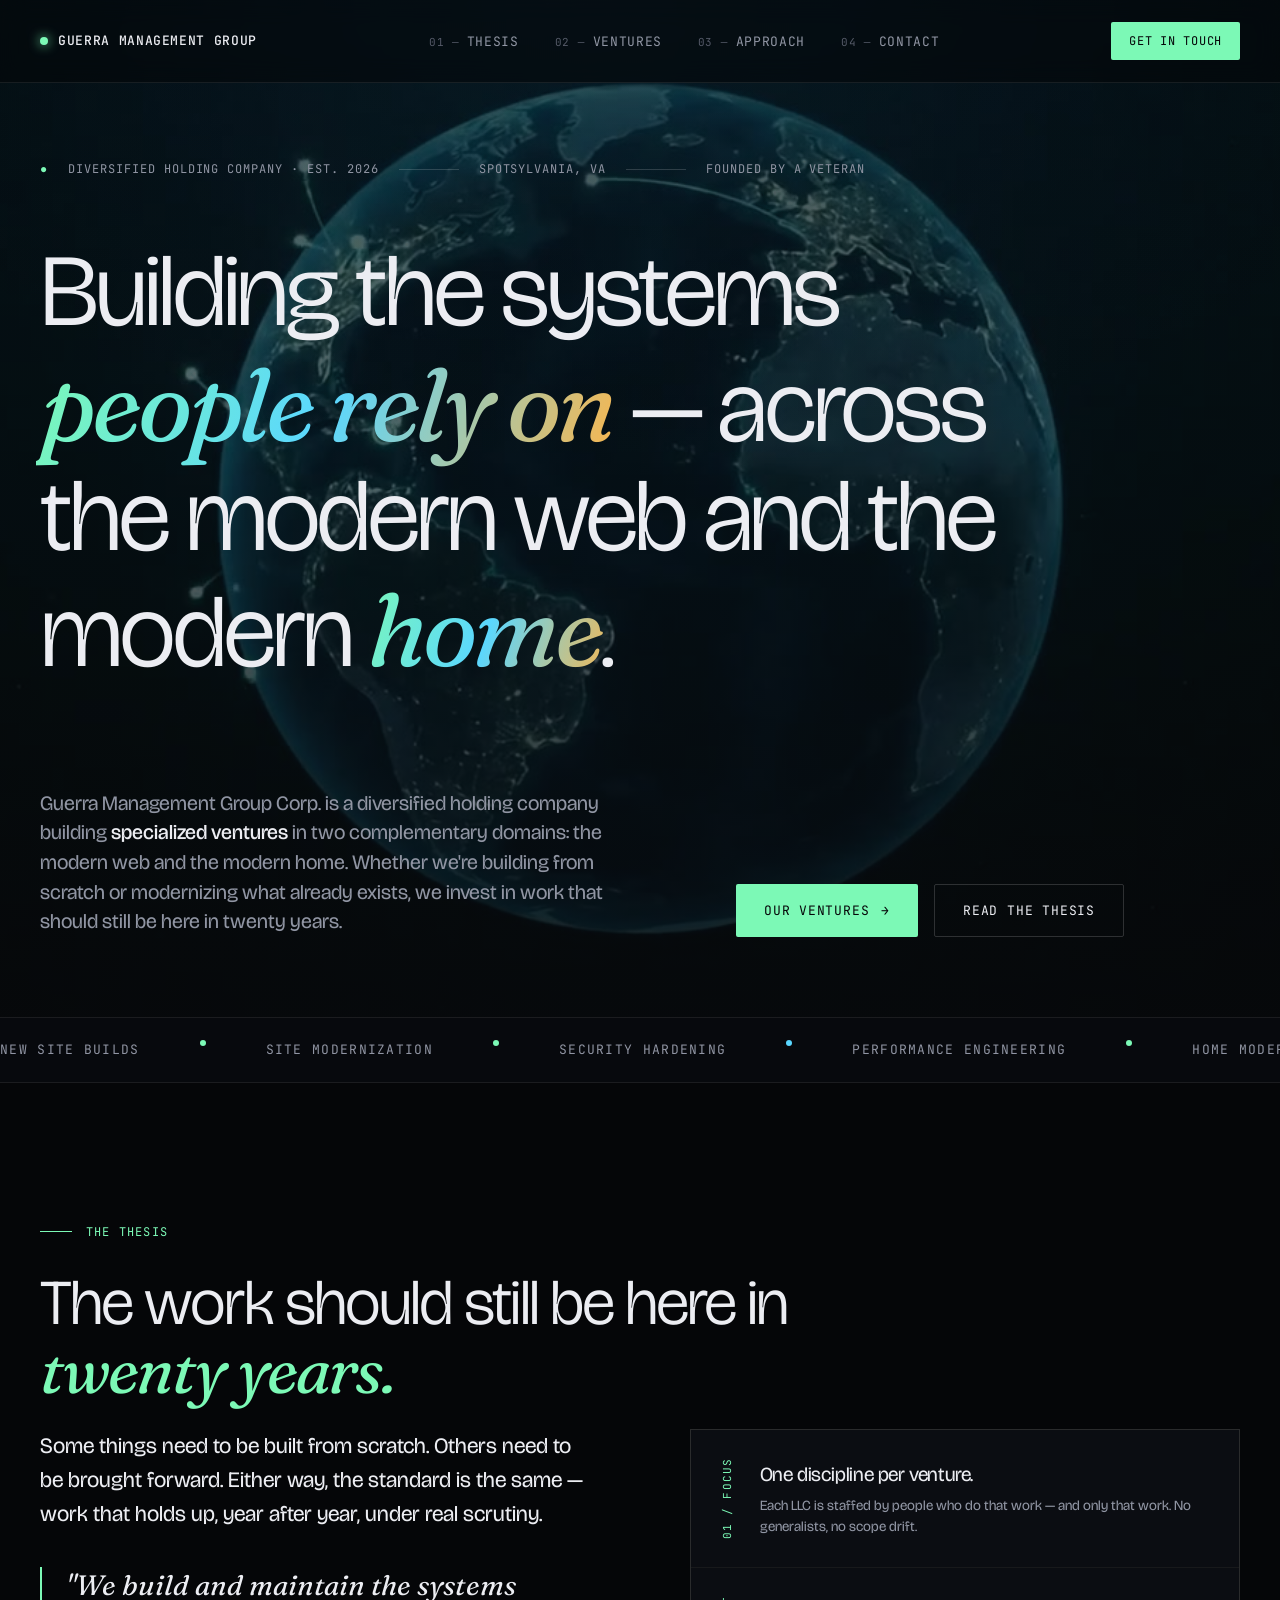
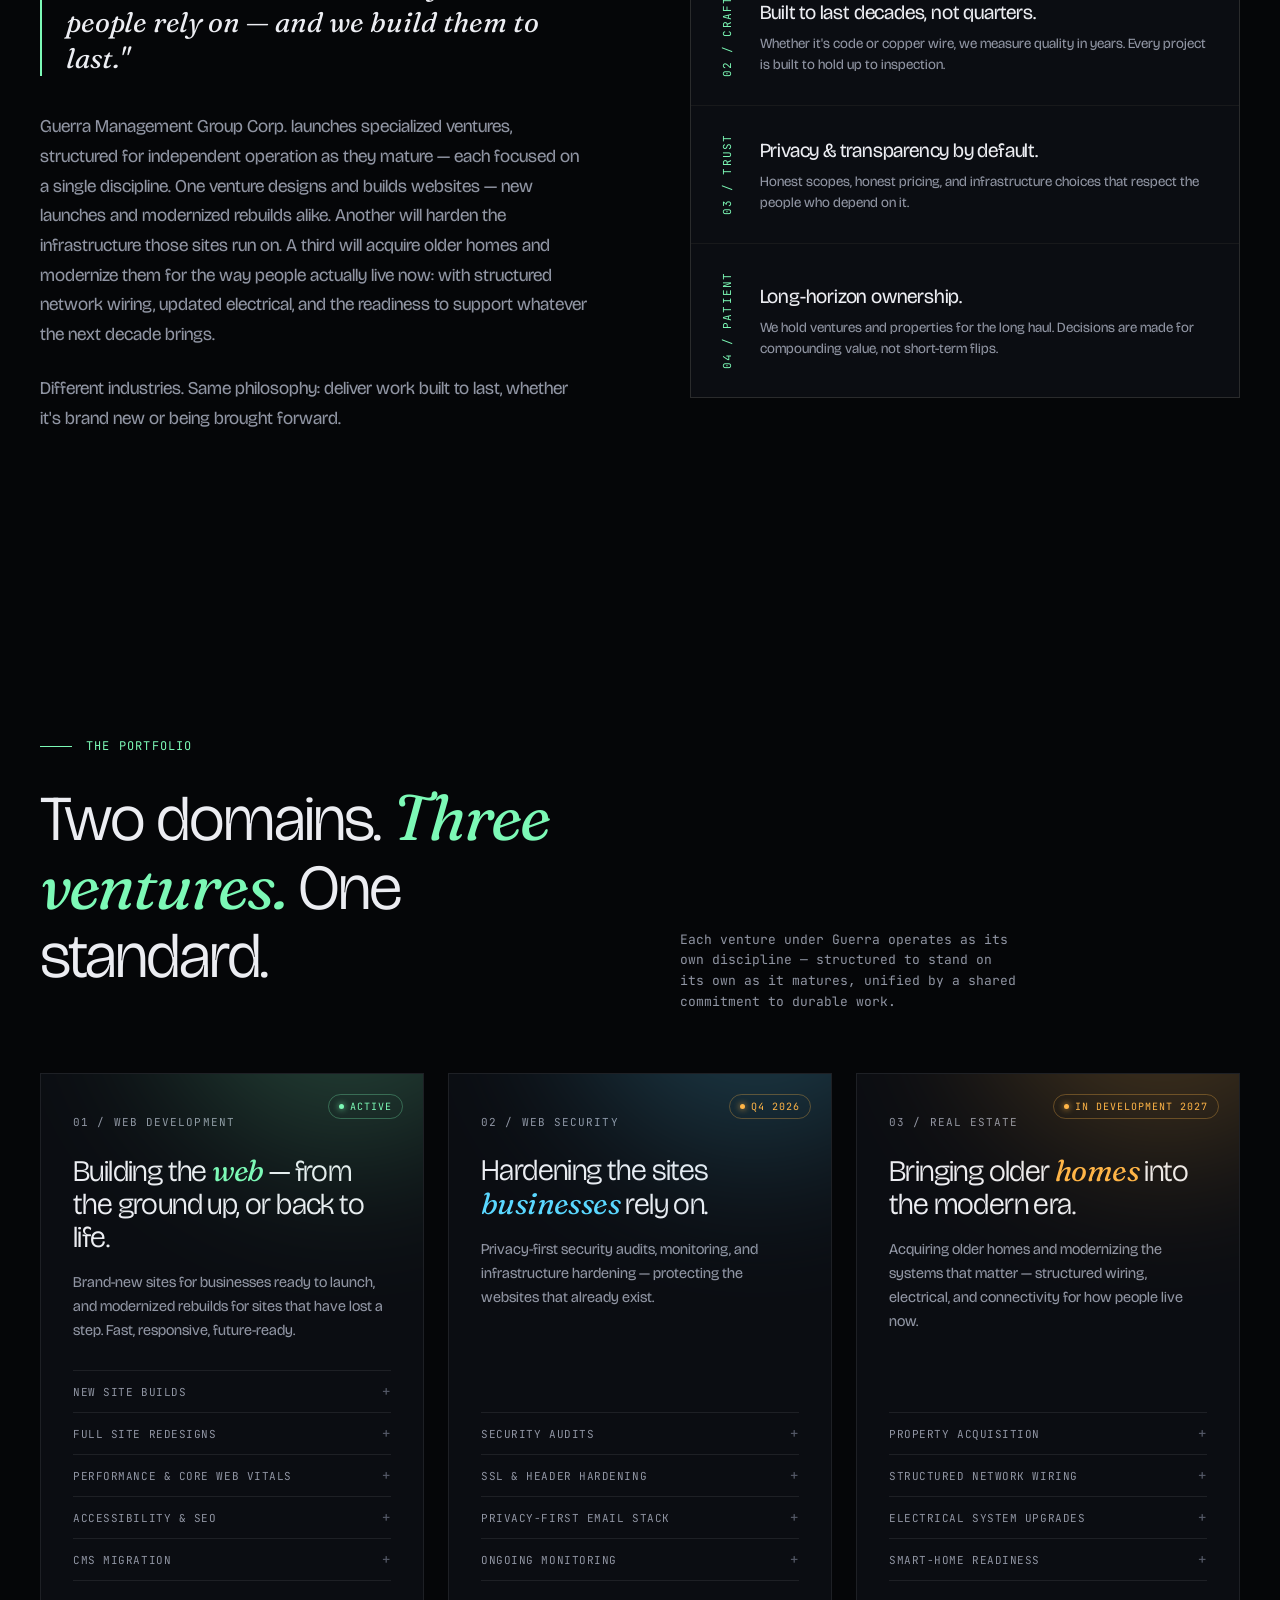
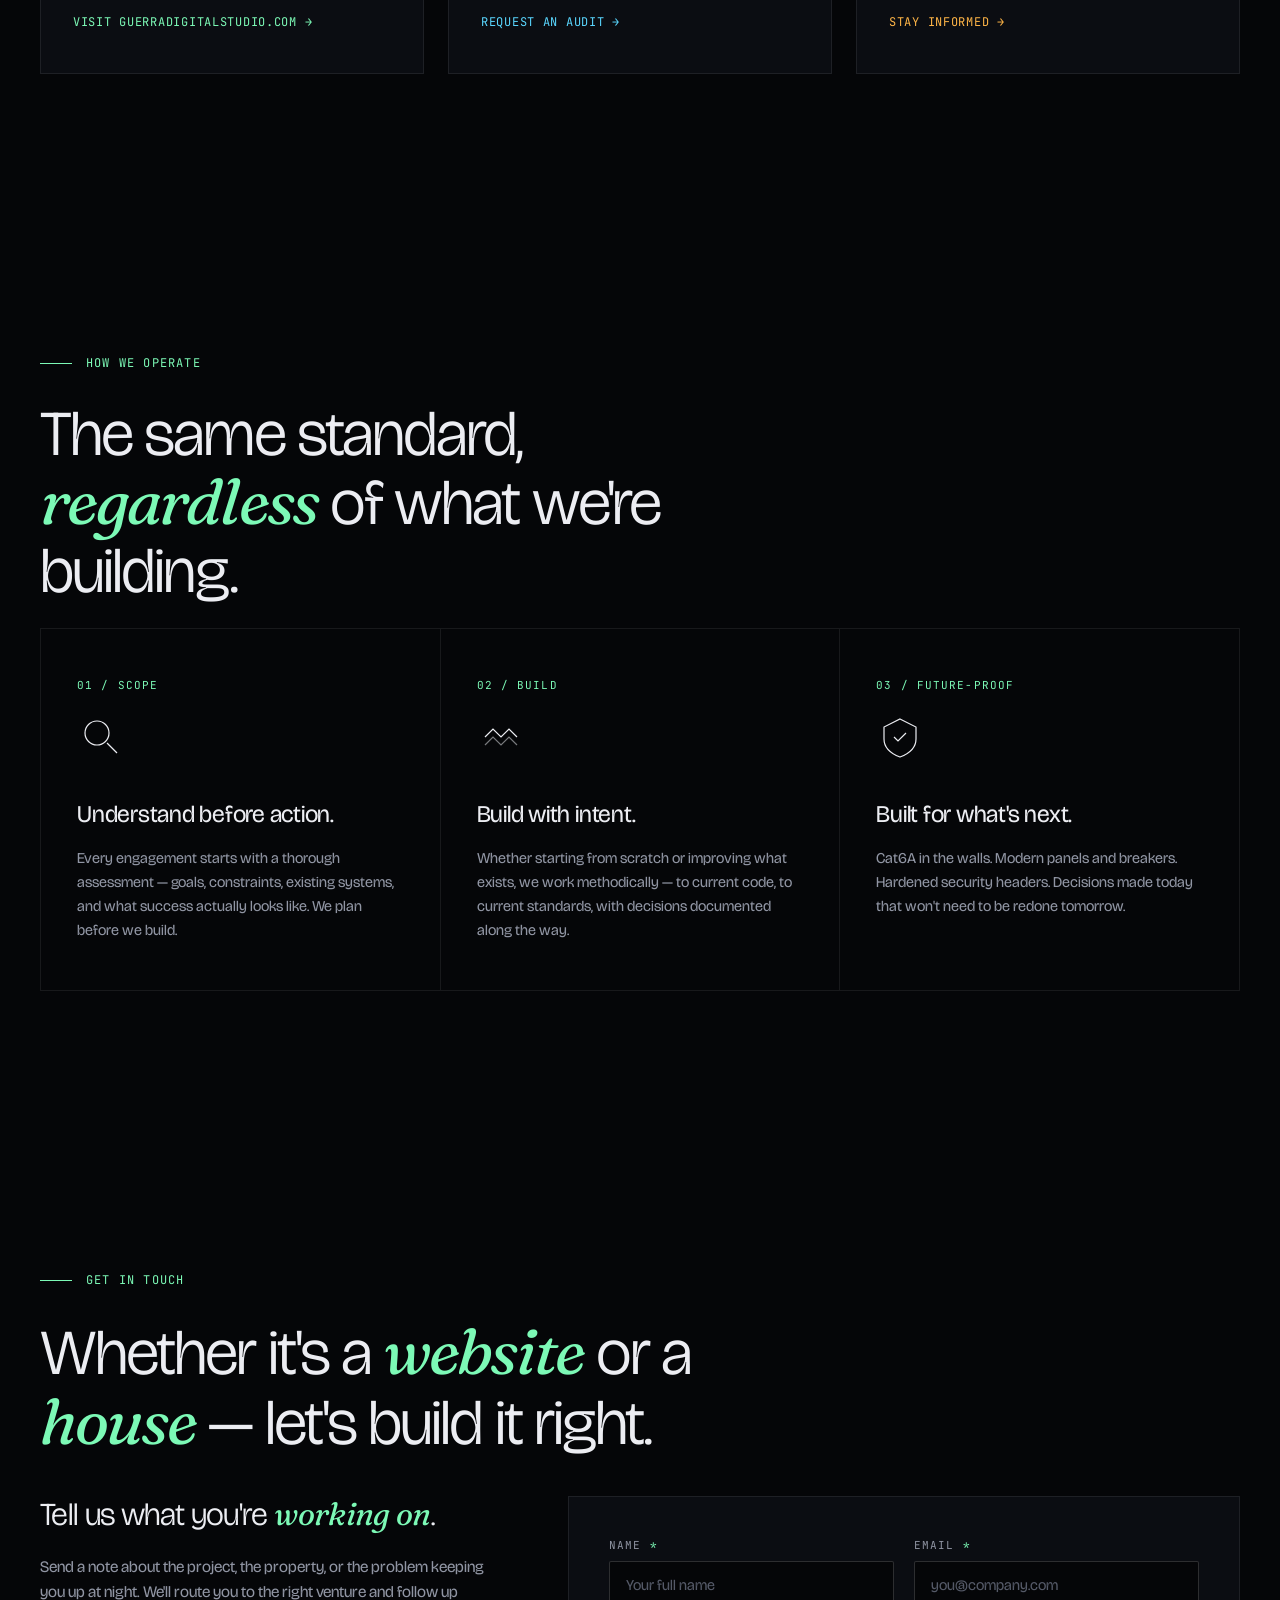
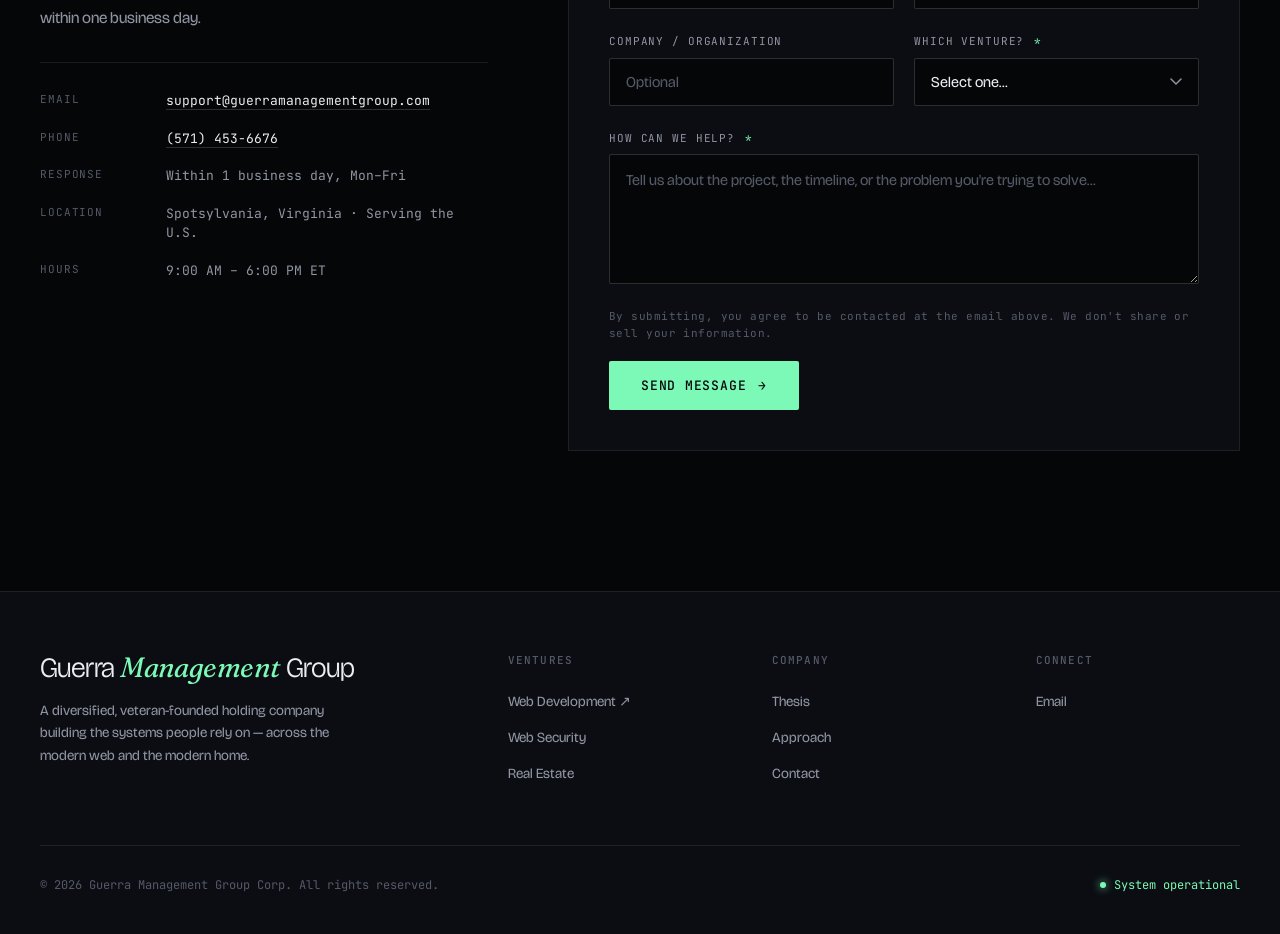
<file: index.html>
<!DOCTYPE html>
<html lang="en">
<head>
<meta charset="UTF-8" />
<link rel="icon" href="data:image/svg+xml,%3Csvg%20xmlns%3D%27http%3A//www.w3.org/2000/svg%27%20viewBox%3D%270%200%2032%2032%27%3E%3Crect%20width%3D%2732%27%20height%3D%2732%27%20rx%3D%277%27%20fill%3D%27%230b0d12%27/%3E%3Cpath%20d%3D%27M20.5%2011.2a5.2%205.2%200%201%200%201.1%205.6h-4.2%27%20fill%3D%27none%27%20stroke%3D%27%237cf9b6%27%20stroke-width%3D%272.4%27%20stroke-linecap%3D%27round%27%20stroke-linejoin%3D%27round%27/%3E%3C/svg%3E" />
<meta name="viewport" content="width=device-width, initial-scale=1.0" />


<title>Guerra Management Group Corp. — Building Systems People Rely On</title>
<meta name="description" content="Guerra Management Group Corp. is a diversified holding company building specialized ventures across the modern web and the modern home — from new builds to modernization. Founded by a service-disabled veteran." />

<!-- Open Graph / social share -->
<meta property="og:type" content="website" />
<meta property="og:title" content="Guerra Management Group Corp. — Building Systems People Rely On" />
<meta property="og:description" content="A veteran-founded, diversified holding company building specialized ventures across the modern web and the modern home." />
<meta property="og:url" content="https://www.guerramanagementgroup.com/" />
<meta property="og:site_name" content="Guerra Management Group Corp." />
<meta property="og:image" content="https://www.guerramanagementgroup.com/assets/og-image.jpg" />
<meta property="og:image:width" content="1200" />
<meta property="og:image:height" content="630" />
<meta property="og:image:alt" content="Guerra Management Group Corp. — Building the systems people rely on." />

<!-- Twitter -->
<meta name="twitter:card" content="summary_large_image" />
<meta name="twitter:title" content="Guerra Management Group Corp. — Building Systems People Rely On" />
<meta name="twitter:description" content="A veteran-founded holding company building across the modern web and the modern home." />
<meta name="twitter:image" content="https://www.guerramanagementgroup.com/assets/og-image.jpg" />

<!-- Fonts inlined in the stylesheet below — zero external requests -->
<link rel="stylesheet" href="/style.css" />
</head>
<body>

<div class="grid-overlay"></div>

<nav class="nav">
  <div class="nav-brand">
    <span class="dot"></span>
    Guerra Management Group
  </div>
  <ul class="nav-links">
    <li><a href="#thesis">Thesis</a></li>
    <li><a href="#ventures">Ventures</a></li>
    <li><a href="#approach">Approach</a></li>
    <li><a href="#contact">Contact</a></li>
  </ul>
  <a href="#contact" class="nav-cta">Get in touch</a>
</nav>

<main>
  <section class="hero">
    <picture class="hero-poster-pic">
      <source srcset="/assets/hero-poster-mobile.webp" type="image/webp" />
      <img class="hero-poster" src="/assets/hero-poster-mobile.jpg" alt="" aria-hidden="true" />
    </picture>
    <video class="hero-video" muted loop playsinline preload="none" poster="/assets/hero-poster.jpg" aria-hidden="true"></video>
    <div class="hero-video-overlay" aria-hidden="true"></div>

    <div class="hero-meta reveal d1">
      <span class="tick">●</span>
      <span>Diversified Holding Company · Est. 2026</span>
      <span class="divider"></span>
      <span>Spotsylvania, VA</span>
      <span class="divider"></span>
      <span>Founded by a Veteran</span>
    </div>

    <h1 class="reveal d2">
      Building the systems <em>people rely on</em> — across the modern web and the modern <em>home</em>.
    </h1>

    <div class="hero-bottom">
      <p class="hero-lede reveal d3">
        Guerra Management Group Corp. is a diversified holding company building <strong>specialized ventures</strong> in two complementary domains: the modern web and the modern home. Whether we're building from scratch or modernizing what already exists, we invest in work that should still be here in twenty years.
      </p>
      <div class="hero-actions reveal d4">
        <a href="#ventures" class="btn btn-primary">
          Our ventures <span class="arrow">→</span>
        </a>
        <a href="#thesis" class="btn btn-ghost">
          Read the thesis
        </a>
      </div>
    </div>
  </section>

  <div class="marquee">
    <div class="marquee-track">
      <span>New Site Builds</span><span class="pip"></span>
      <span>Site Modernization</span><span class="pip"></span>
      <span>Security Hardening</span><span class="pip cyan"></span>
      <span>Performance Engineering</span><span class="pip"></span>
      <span>Home Modernization</span><span class="pip amber"></span>
      <span>Structured Wiring</span><span class="pip amber"></span>
      <span>Electrical Upgrades</span><span class="pip amber"></span>
      <span>Property Investment</span><span class="pip amber"></span>
      <span>New Site Builds</span><span class="pip"></span>
      <span>Site Modernization</span><span class="pip"></span>
      <span>Security Hardening</span><span class="pip cyan"></span>
      <span>Performance Engineering</span><span class="pip"></span>
      <span>Home Modernization</span><span class="pip amber"></span>
      <span>Structured Wiring</span><span class="pip amber"></span>
      <span>Electrical Upgrades</span><span class="pip amber"></span>
      <span>Property Investment</span><span class="pip amber"></span>
    </div>
  </div>

  <section id="thesis">
    <div class="section-label scroll-reveal">The Thesis</div>
    <h2 class="section-title scroll-reveal">The work should still be here in <em>twenty years.</em></h2>

    <div class="thesis scroll-reveal">
      <div class="thesis-prose">
        <p>
          Some things need to be built from scratch. Others need to be brought forward. Either way, the standard is the same — work that holds up, year after year, under real scrutiny.
        </p>

        <div class="pull">
          "We build and maintain the systems people rely on — and we build them to last."
        </div>

        <p>
          Guerra Management Group Corp. launches specialized ventures, structured for independent operation as they mature — each focused on a single discipline. One venture designs and builds websites — new launches and modernized rebuilds alike. Another will harden the infrastructure those sites run on. A third will acquire older homes and modernize them for the way people actually live now: with structured network wiring, updated electrical, and the readiness to support whatever the next decade brings.
        </p>

        <p>
          Different industries. Same philosophy: deliver work built to last, whether it's brand new or being brought forward.
        </p>
      </div>

      <div class="pillars">
        <div class="pillar">
          <span class="pillar-num">01 / FOCUS</span>
          <div class="pillar-content">
            <h4>One discipline per venture.</h4>
            <p>Each LLC is staffed by people who do that work — and only that work. No generalists, no scope drift.</p>
          </div>
        </div>
        <div class="pillar">
          <span class="pillar-num">02 / CRAFT</span>
          <div class="pillar-content">
            <h4>Built to last decades, not quarters.</h4>
            <p>Whether it's code or copper wire, we measure quality in years. Every project is built to hold up to inspection.</p>
          </div>
        </div>
        <div class="pillar">
          <span class="pillar-num">03 / TRUST</span>
          <div class="pillar-content">
            <h4>Privacy &amp; transparency by default.</h4>
            <p>Honest scopes, honest pricing, and infrastructure choices that respect the people who depend on it.</p>
          </div>
        </div>
        <div class="pillar">
          <span class="pillar-num">04 / PATIENT</span>
          <div class="pillar-content">
            <h4>Long-horizon ownership.</h4>
            <p>We hold ventures and properties for the long haul. Decisions are made for compounding value, not short-term flips.</p>
          </div>
        </div>
      </div>
    </div>
  </section>

  <section id="ventures">
    <div class="ventures-intro">
      <div>
        <div class="section-label scroll-reveal">The Portfolio</div>
        <h2 class="section-title scroll-reveal">Two domains. <em>Three ventures.</em> One standard.</h2>
      </div>
      <p class="ventures-tag scroll-reveal">
        Each venture under Guerra operates as its own discipline — structured to stand on its own as it matures, unified by a shared commitment to durable work.
      </p>
    </div>

    <div class="ventures">
      <article class="venture-card dev scroll-reveal">
        <div class="glow"></div>
        <div class="venture-status active"><span class="s-dot"></span>Active</div>
        <div>
          <div class="venture-num">01 / WEB DEVELOPMENT</div>
          <h3 class="venture-name">Building the <em>web</em> — from the ground up, or back to life.</h3>
          <p class="venture-desc">
            Brand-new sites for businesses ready to launch, and modernized rebuilds for sites that have lost a step. Fast, responsive, future-ready.
          </p>
        </div>
        <div>
          <ul class="venture-list">
            <li>New Site Builds</li>
            <li>Full Site Redesigns</li>
            <li>Performance &amp; Core Web Vitals</li>
            <li>Accessibility &amp; SEO</li>
            <li>CMS Migration</li>
          </ul>
          <a href="https://guerradigitalstudio.com" target="_blank" rel="noopener noreferrer" class="venture-cta">
            Visit guerradigitalstudio.com →
          </a>
        </div>
      </article>

      <article class="venture-card sec scroll-reveal">
        <div class="glow"></div>
        <div class="venture-status upcoming"><span class="s-dot"></span>Q4 2026</div>
        <div>
          <div class="venture-num">02 / WEB SECURITY</div>
          <h3 class="venture-name">Hardening the sites <em>businesses</em> rely on.</h3>
          <p class="venture-desc">
            Privacy-first security audits, monitoring, and infrastructure hardening — protecting the websites that already exist.
          </p>
        </div>
        <div>
          <ul class="venture-list">
            <li>Security Audits</li>
            <li>SSL &amp; Header Hardening</li>
            <li>Privacy-First Email Stack</li>
            <li>Ongoing Monitoring</li>
          </ul>
          <a href="#contact" class="venture-cta">
            Request an audit →
          </a>
        </div>
      </article>

      <article class="venture-card realestate scroll-reveal">
        <div class="glow"></div>
        <div class="venture-status upcoming"><span class="s-dot"></span>In Development 2027</div>
        <div>
          <div class="venture-num">03 / REAL ESTATE</div>
          <h3 class="venture-name">Bringing older <em>homes</em> into the modern era.</h3>
          <p class="venture-desc">
            Acquiring older homes and modernizing the systems that matter — structured wiring, electrical, and connectivity for how people live now.
          </p>
        </div>
        <div>
          <ul class="venture-list">
            <li>Property Acquisition</li>
            <li>Structured Network Wiring</li>
            <li>Electrical System Upgrades</li>
            <li>Smart-Home Readiness</li>
          </ul>
          <a href="#contact" class="venture-cta">
            Stay informed →
          </a>
        </div>
      </article>
    </div>
  </section>

  <section id="approach">
    <div class="section-label scroll-reveal">How We Operate</div>
    <h2 class="section-title scroll-reveal">The same standard, <em>regardless</em> of what we're building.</h2>

    <div class="approach-grid scroll-reveal">
      <div class="approach-item">
        <div class="approach-num">01 / SCOPE</div>
        <svg class="approach-icon" viewBox="0 0 48 48" fill="none" stroke="currentColor" stroke-width="1.2">
          <circle cx="20" cy="20" r="12"/>
          <path d="M30 30 L40 40"/>
        </svg>
        <h3 class="approach-title">Understand before action.</h3>
        <p class="approach-text">
          Every engagement starts with a thorough assessment — goals, constraints, existing systems, and what success actually looks like. We plan before we build.
        </p>
      </div>

      <div class="approach-item">
        <div class="approach-num">02 / BUILD</div>
        <svg class="approach-icon" viewBox="0 0 48 48" fill="none" stroke="currentColor" stroke-width="1.2">
          <path d="M8 24 L16 16 L24 24 L32 16 L40 24"/>
          <path d="M8 32 L16 24 L24 32 L32 24 L40 32" opacity="0.5"/>
        </svg>
        <h3 class="approach-title">Build with intent.</h3>
        <p class="approach-text">
          Whether starting from scratch or improving what exists, we work methodically — to current code, to current standards, with decisions documented along the way.
        </p>
      </div>

      <div class="approach-item">
        <div class="approach-num">03 / FUTURE-PROOF</div>
        <svg class="approach-icon" viewBox="0 0 48 48" fill="none" stroke="currentColor" stroke-width="1.2">
          <path d="M24 6 L40 14 V26 C40 35 32 41 24 44 C16 41 8 35 8 26 V14 Z"/>
          <path d="M18 24 L22 28 L30 20"/>
        </svg>
        <h3 class="approach-title">Built for what's next.</h3>
        <p class="approach-text">
          Cat6A in the walls. Modern panels and breakers. Hardened security headers. Decisions made today that won't need to be redone tomorrow.
        </p>
      </div>
    </div>
  </section>

  <section id="contact">
    <div class="section-label scroll-reveal">Get in Touch</div>
    <h2 class="section-title scroll-reveal">Whether it's a <em>website</em> or a <em>house</em> — let's build it right.</h2>

    <div class="contact-grid scroll-reveal">
      <div class="contact-info">
        <h3>Tell us what you're <em>working on</em>.</h3>
        <p>
          Send a note about the project, the property, or the problem keeping you up at night. We'll route you to the right venture and follow up within one business day.
        </p>

        <div class="contact-meta">
          <div class="contact-meta-item">
            <span class="label">Email</span>
            <span class="value">
              <a href="mailto:support@guerramanagementgroup.com">support@guerramanagementgroup.com</a>
            </span>
          </div>
          <div class="contact-meta-item">
            <span class="label">Phone</span>
            <span class="value">
              <a href="tel:+15714536676">(571) 453-6676</a>
            </span>
          </div>
          <div class="contact-meta-item">
            <span class="label">Response</span>
            <span class="value">Within 1 business day, Mon–Fri</span>
          </div>
          <div class="contact-meta-item">
            <span class="label">Location</span>
            <span class="value">Spotsylvania, Virginia · Serving the U.S.</span>
          </div>
          <div class="contact-meta-item">
            <span class="label">Hours</span>
            <span class="value">9:00 AM – 6:00 PM ET</span>
          </div>
        </div>
      </div>

      <form
        class="contact-form"
        id="contactForm"
        action="https://guerra-contact-api.vercel.app/api/contact"
        method="POST"
      >
        <div class="form-row">
          <div class="form-field">
            <label for="name">Name <span class="req">*</span></label>
            <input type="text" id="name" name="name" placeholder="Your full name" required />
          </div>
          <div class="form-field">
            <label for="email">Email <span class="req">*</span></label>
            <input type="email" id="email" name="email" placeholder="you@company.com" required />
          </div>
        </div>

        <div class="form-row">
          <div class="form-field">
            <label for="company">Company / Organization</label>
            <input type="text" id="company" name="company" placeholder="Optional" />
          </div>
          <div class="form-field">
            <label for="venture">Which venture? <span class="req">*</span></label>
            <select id="venture" name="venture" required>
              <option value="">Select one…</option>
              <option value="Web Development">Web Development — guerradigitalstudio.com</option>
              <option value="Web Security">Web Security (Q4 2026)</option>
              <option value="Real Estate">Real Estate (2027)</option>
              <option value="General Inquiry">General Inquiry</option>
              <option value="Partnership">Partnership / Vendor</option>
            </select>
          </div>
        </div>

        <div class="form-field">
          <label for="message">How can we help? <span class="req">*</span></label>
          <textarea id="message" name="message" placeholder="Tell us about the project, the timeline, or the problem you're trying to solve…" required></textarea>
        </div>

        <!-- Honeypot field for basic spam protection -->
        <input type="text" name="_gotcha" class="honeypot" tabindex="-1" autocomplete="off" />

        <div class="form-submit">
          <p class="form-fineprint">
            By submitting, you agree to be contacted at the email above. We don't share or sell your information.
          </p>
          <button type="submit" id="submitBtn">
            Send message <span class="arrow">→</span>
          </button>
        </div>

        <div class="form-status" id="formStatus" role="status" aria-live="polite"></div>
      </form>
    </div>
  </section>
</main>

<footer>
  <div class="footer-grid">
    <div>
      <div class="footer-brand">Guerra <em>Management</em> Group</div>
      <p class="footer-tag">A diversified, veteran-founded holding company building the systems people rely on — across the modern web and the modern home.</p>
    </div>
    <div class="footer-col">
      <h4>Ventures</h4>
      <ul>
        <li><a href="https://guerradigitalstudio.com" target="_blank" rel="noopener noreferrer">Web Development ↗</a></li>
        <li><a href="#ventures">Web Security</a></li>
        <li><a href="#ventures">Real Estate</a></li>
      </ul>
    </div>
    <div class="footer-col">
      <h4>Company</h4>
      <ul>
        <li><a href="#thesis">Thesis</a></li>
        <li><a href="#approach">Approach</a></li>
        <li><a href="#contact">Contact</a></li>
      </ul>
    </div>
    <div class="footer-col">
      <h4>Connect</h4>
      <ul>
        <li><a href="mailto:support@guerramanagementgroup.com">Email</a></li>
      </ul>
    </div>
  </div>
  <div class="footer-bottom">
    <span>© 2026 Guerra Management Group Corp. All rights reserved.</span>
    <span class="live"><span class="dot"></span> System operational</span>
  </div>
</footer>

<script src="/app.js" defer></script>

</body>
</html>
</file>
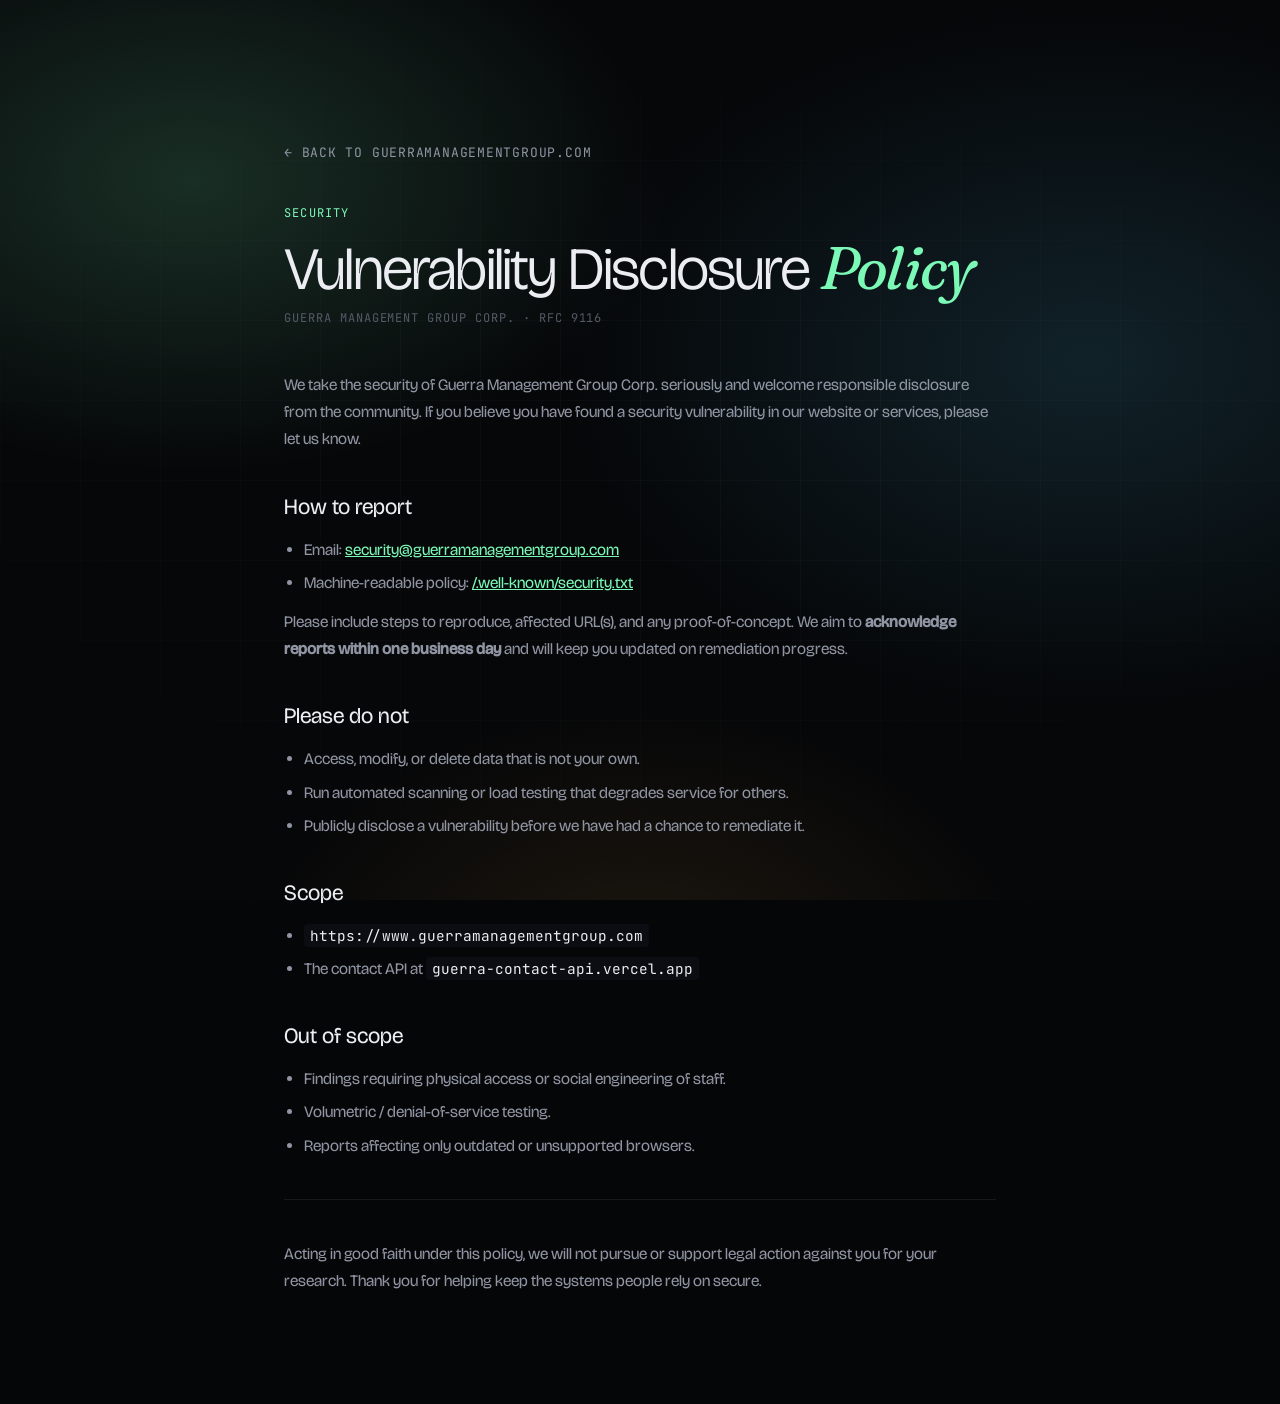
<file: security-policy.html>
<!DOCTYPE html>
<html lang="en">
<head>
<meta charset="UTF-8" />
<link rel="icon" href="data:image/svg+xml,%3Csvg%20xmlns%3D%27http%3A//www.w3.org/2000/svg%27%20viewBox%3D%270%200%2032%2032%27%3E%3Crect%20width%3D%2732%27%20height%3D%2732%27%20rx%3D%277%27%20fill%3D%27%230b0d12%27/%3E%3Cpath%20d%3D%27M20.5%2011.2a5.2%205.2%200%201%200%201.1%205.6h-4.2%27%20fill%3D%27none%27%20stroke%3D%27%237cf9b6%27%20stroke-width%3D%272.4%27%20stroke-linecap%3D%27round%27%20stroke-linejoin%3D%27round%27/%3E%3C/svg%3E" />
<meta name="viewport" content="width=device-width, initial-scale=1.0" />
<meta name="robots" content="noindex" />
<title>Security Policy — Guerra Management Group Corp.</title>
<meta name="description" content="Responsible vulnerability disclosure policy for Guerra Management Group Corp." />
<link rel="stylesheet" href="/style.css" />
</head>
<body>

<div class="grid-overlay"></div>

<main class="legal">
  <a class="back" href="/">&larr; Back to guerramanagementgroup.com</a>

  <div class="label">Security</div>
  <h1>Vulnerability Disclosure <em>Policy</em></h1>
  <div class="updated">Guerra Management Group Corp. &middot; RFC 9116</div>

  <p>
    We take the security of Guerra Management Group Corp. seriously and welcome
    responsible disclosure from the community. If you believe you have found a
    security vulnerability in our website or services, please let us know.
  </p>

  <h2>How to report</h2>
  <ul>
    <li>Email: <a href="mailto:security@guerramanagementgroup.com">security@guerramanagementgroup.com</a></li>
    <li>Machine-readable policy: <a href="/.well-known/security.txt">/.well-known/security.txt</a></li>
  </ul>
  <p>
    Please include steps to reproduce, affected URL(s), and any proof-of-concept.
    We aim to <strong>acknowledge reports within one business day</strong> and will
    keep you updated on remediation progress.
  </p>

  <h2>Please do not</h2>
  <ul>
    <li>Access, modify, or delete data that is not your own.</li>
    <li>Run automated scanning or load testing that degrades service for others.</li>
    <li>Publicly disclose a vulnerability before we have had a chance to remediate it.</li>
  </ul>

  <h2>Scope</h2>
  <ul>
    <li><code>https://www.guerramanagementgroup.com</code></li>
    <li>The contact API at <code>guerra-contact-api.vercel.app</code></li>
  </ul>

  <h2>Out of scope</h2>
  <ul>
    <li>Findings requiring physical access or social engineering of staff.</li>
    <li>Volumetric / denial-of-service testing.</li>
    <li>Reports affecting only outdated or unsupported browsers.</li>
  </ul>

  <hr class="divider" />
  <p>
    Acting in good faith under this policy, we will not pursue or support legal
    action against you for your research. Thank you for helping keep the systems
    people rely on secure.
  </p>
</main>

</body>
</html>
</file>
<file: style.css>
/* Inlined, Latin-subset fonts — no external requests, no Google calls */
@font-face{font-family:'Bricolage Grotesque';font-style:normal;font-weight:300 500;font-display:swap;src:url([data-uri]) format('woff2');}
@font-face{font-family:'JetBrains Mono';font-style:normal;font-weight:400;font-display:swap;src:url([data-uri]) format('woff2');}
@font-face{font-family:'JetBrains Mono';font-style:normal;font-weight:500;font-display:swap;src:url([data-uri]) format('woff2');}
@font-face{font-family:'Fraunces';font-style:italic;font-weight:400;font-display:swap;src:url([data-uri]) format('woff2');}

  :root {
    --bg: #050608;
    --bg-elev: #0b0d12;
    --bg-elev-2: #11141b;
    --ink: #ecedf2;
    --ink-dim: #9095a3;
    --ink-faint: #555a68;
    --line: rgba(255,255,255,0.08);
    --line-strong: rgba(255,255,255,0.16);
    --accent: #7cf9b6;
    --accent-2: #5ad7ff;
    --accent-3: #ffb547;
    --accent-signal: #ff5e3a;
    --grad-1: radial-gradient(800px 500px at 15% 20%, rgba(124,249,182,0.16), transparent 60%);
    --grad-2: radial-gradient(900px 600px at 85% 40%, rgba(90,215,255,0.13), transparent 60%);
    --grad-3: radial-gradient(700px 500px at 50% 110%, rgba(255,181,71,0.10), transparent 60%);
    --display: 'Bricolage Grotesque', system-ui, sans-serif;
    --serif: 'Fraunces', Georgia, serif;
    --mono: 'JetBrains Mono', ui-monospace, monospace;
  }

  * { box-sizing: border-box; margin: 0; padding: 0; }
  html { scroll-behavior: smooth; }
  body {
    background: var(--bg);
    color: var(--ink);
    font-family: var(--display);
    font-weight: 400;
    line-height: 1.5;
    -webkit-font-smoothing: antialiased;
    -moz-osx-font-smoothing: grayscale;
    overflow-x: hidden;
  }

  body::before {
    content: '';
    position: fixed;
    inset: 0;
    background: var(--grad-1), var(--grad-2), var(--grad-3);
    pointer-events: none;
    z-index: 0;
    animation: drift 24s ease-in-out infinite alternate;
  }
  body::after {
    content: '';
    position: fixed;
    inset: 0;
    background-image: url("data:image/svg+xml;utf8,<svg xmlns='http://www.w3.org/2000/svg' width='160' height='160'><filter id='n'><feTurbulence type='fractalNoise' baseFrequency='0.9' numOctaves='2' stitchTiles='stitch'/><feColorMatrix values='0 0 0 0 1 0 0 0 0 1 0 0 0 0 1 0 0 0 0.06 0'/></filter><rect width='100%' height='100%' filter='url(%23n)'/></svg>");
    pointer-events: none;
    opacity: 0.5;
    z-index: 1;
    mix-blend-mode: overlay;
  }
  @keyframes drift {
    0%   { transform: translate(0,0) scale(1); }
    100% { transform: translate(-40px, 30px) scale(1.08); }
  }

  .grid-overlay {
    position: fixed;
    inset: 0;
    background-image:
      linear-gradient(to right, rgba(255,255,255,0.025) 1px, transparent 1px),
      linear-gradient(to bottom, rgba(255,255,255,0.025) 1px, transparent 1px);
    background-size: 80px 80px;
    pointer-events: none;
    z-index: 1;
    mask-image: radial-gradient(ellipse 80% 60% at 50% 50%, black 30%, transparent 90%);
  }

  main, header, footer { position: relative; z-index: 2; }

  .nav {
    position: fixed;
    top: 0; left: 0; right: 0;
    padding: 22px 40px;
    display: flex;
    justify-content: space-between;
    align-items: center;
    z-index: 100;
    backdrop-filter: blur(12px);
    -webkit-backdrop-filter: blur(12px);
    background: rgba(5,6,8,0.55);
    border-bottom: 1px solid var(--line);
  }
  .nav-brand {
    font-family: var(--mono);
    font-size: 13px;
    font-weight: 500;
    letter-spacing: 0.05em;
    text-transform: uppercase;
    display: flex;
    align-items: center;
    gap: 10px;
  }
  .nav-brand .dot {
    width: 8px; height: 8px;
    background: var(--accent);
    border-radius: 50%;
    box-shadow: 0 0 12px var(--accent);
    animation: pulse 2.4s ease-in-out infinite;
  }
  @keyframes pulse {
    0%,100% { opacity: 1; transform: scale(1); }
    50% { opacity: 0.5; transform: scale(0.85); }
  }
  .nav-links { display: flex; gap: 36px; list-style: none; }
  .nav-links a {
    color: var(--ink-dim);
    text-decoration: none;
    font-size: 13px;
    font-family: var(--mono);
    text-transform: uppercase;
    letter-spacing: 0.05em;
    transition: color 0.25s ease;
  }
  .nav-links a:hover { color: var(--ink); }
  .nav-links a::before {
    content: '0' counter(navcount) ' ─ ';
    color: var(--ink-faint);
    font-size: 11px;
  }
  .nav-links { counter-reset: navcount; }
  .nav-links li { counter-increment: navcount; }
  .nav-cta {
    font-family: var(--mono);
    font-size: 12px;
    text-transform: uppercase;
    letter-spacing: 0.06em;
    color: var(--bg);
    background: var(--accent);
    padding: 10px 18px;
    text-decoration: none;
    border-radius: 2px;
    transition: all 0.25s ease;
  }
  .nav-cta:hover {
    background: var(--ink);
    transform: translateY(-1px);
    box-shadow: 0 8px 24px rgba(124,249,182,0.2);
  }

  .hero {
    min-height: 100vh;
    padding: 160px 40px 80px;
    display: grid;
    grid-template-columns: 1fr;
    gap: 60px;
    max-width: 1400px;
    margin: 0 auto;
  }
  .hero-meta {
    font-family: var(--mono);
    font-size: 12px;
    text-transform: uppercase;
    letter-spacing: 0.08em;
    color: var(--ink-dim);
    display: flex;
    gap: 20px;
    align-items: center;
    flex-wrap: wrap;
  }
  .hero-meta .tick { color: var(--accent); }
  .hero-meta .divider {
    width: 60px;
    height: 1px;
    background: var(--line-strong);
  }

  .hero h1 {
    font-family: var(--display);
    font-weight: 300;
    font-size: clamp(48px, 8vw, 124px);
    line-height: 1.05;
    letter-spacing: -0.04em;
    max-width: 16ch;
  }
  .hero h1 em {
    font-family: var(--serif);
    font-style: italic;
    font-weight: 400;
    background: linear-gradient(110deg, var(--accent) 0%, var(--accent-2) 50%, var(--accent-3) 100%);
    -webkit-background-clip: text;
    background-clip: text;
    -webkit-text-fill-color: transparent;
    color: transparent;
    font-size: 1em;
    display: inline-block;
    line-height: 1.15;
    padding: 0.05em 0.08em 0.12em 0.04em;
    margin: -0.05em -0.08em -0.12em -0.04em;
  }

  .hero-bottom {
    display: grid;
    grid-template-columns: 1.1fr 0.9fr;
    gap: 80px;
    align-items: end;
    margin-top: 40px;
  }
  @media (max-width: 880px) {
    .hero-bottom { grid-template-columns: 1fr; gap: 40px; }
  }
  .hero-lede {
    font-family: var(--display);
    font-weight: 400;
    font-size: clamp(18px, 1.6vw, 22px);
    line-height: 1.45;
    color: var(--ink-dim);
    max-width: 54ch;
  }
  .hero-lede strong { color: var(--ink); font-weight: 500; }
  .hero-actions { display: flex; gap: 16px; flex-wrap: wrap; }
  .btn {
    font-family: var(--mono);
    font-size: 13px;
    text-transform: uppercase;
    letter-spacing: 0.06em;
    padding: 16px 28px;
    text-decoration: none;
    display: inline-flex;
    align-items: center;
    gap: 12px;
    border-radius: 2px;
    transition: all 0.3s cubic-bezier(0.4,0,0.2,1);
    cursor: pointer;
    border: none;
  }
  .btn-primary { background: var(--accent); color: var(--bg); }
  .btn-primary:hover {
    background: var(--ink);
    transform: translateY(-2px);
    box-shadow: 0 12px 32px rgba(124,249,182,0.25);
  }
  .btn-ghost {
    background: transparent;
    color: var(--ink);
    border: 1px solid var(--line-strong);
  }
  .btn-ghost:hover { border-color: var(--accent); color: var(--accent); }
  .btn .arrow { transition: transform 0.3s ease; }
  .btn:hover .arrow { transform: translateX(4px); }

  .reveal {
    opacity: 0;
    transform: translateY(24px);
    animation: rise 0.9s cubic-bezier(0.2,0.8,0.2,1) forwards;
  }
  .reveal.d1 { animation-delay: 0.1s; }
  .reveal.d2 { animation-delay: 0.25s; }
  .reveal.d3 { animation-delay: 0.4s; }
  .reveal.d4 { animation-delay: 0.55s; }
  @keyframes rise {
    to { opacity: 1; transform: translateY(0); }
  }

  .marquee {
    border-top: 1px solid var(--line);
    border-bottom: 1px solid var(--line);
    overflow: hidden;
    padding: 22px 0;
    background: rgba(11,13,18,0.5);
  }
  .marquee-track {
    display: flex;
    gap: 60px;
    white-space: nowrap;
    animation: scroll 40s linear infinite;
    font-family: var(--mono);
    font-size: 13px;
    text-transform: uppercase;
    letter-spacing: 0.1em;
    color: var(--ink-dim);
  }
  .marquee-track span { display: flex; align-items: center; gap: 60px; }
  .marquee-track .pip { width: 6px; height: 6px; background: var(--accent); border-radius: 50%; flex-shrink: 0; }
  .marquee-track .pip.amber { background: var(--accent-3); }
  .marquee-track .pip.cyan { background: var(--accent-2); }
  @keyframes scroll {
    from { transform: translateX(0); }
    to   { transform: translateX(-50%); }
  }

  section {
    padding: 140px 40px;
    max-width: 1400px;
    margin: 0 auto;
  }
  .section-label {
    font-family: var(--mono);
    font-size: 12px;
    text-transform: uppercase;
    letter-spacing: 0.1em;
    color: var(--accent);
    margin-bottom: 28px;
    display: flex;
    align-items: center;
    gap: 14px;
  }
  .section-label::before {
    content: '';
    width: 32px;
    height: 1px;
    background: var(--accent);
  }
  .section-title {
    font-family: var(--display);
    font-weight: 300;
    font-size: clamp(36px, 5vw, 68px);
    line-height: 1.05;
    letter-spacing: -0.03em;
    margin-bottom: 24px;
    max-width: 20ch;
  }
  .section-title em {
    font-family: var(--serif);
    font-style: italic;
    font-weight: 400;
    color: var(--accent);
  }

  .thesis {
    display: grid;
    grid-template-columns: 1fr 1fr;
    gap: 100px;
    align-items: start;
  }
  @media (max-width: 880px) {
    .thesis { grid-template-columns: 1fr; gap: 40px; }
  }
  .thesis-prose p {
    font-size: 18px;
    line-height: 1.65;
    color: var(--ink-dim);
    margin-bottom: 24px;
  }
  .thesis-prose p:first-child {
    font-size: 22px;
    color: var(--ink);
    line-height: 1.55;
  }
  .thesis-prose .pull {
    font-family: var(--serif);
    font-style: italic;
    font-weight: 400;
    font-size: 28px;
    line-height: 1.3;
    color: var(--ink);
    border-left: 2px solid var(--accent);
    padding-left: 24px;
    margin: 36px 0;
  }

  .pillars {
    display: flex;
    flex-direction: column;
    gap: 1px;
    background: var(--line);
    border: 1px solid var(--line);
  }
  .pillar {
    background: var(--bg-elev);
    padding: 28px;
    display: grid;
    grid-template-columns: auto 1fr;
    gap: 24px;
    align-items: center;
    transition: background 0.3s ease;
  }
  .pillar:hover { background: var(--bg-elev-2); }
  .pillar-num {
    font-family: var(--mono);
    font-size: 11px;
    color: var(--accent);
    letter-spacing: 0.1em;
    writing-mode: vertical-rl;
    transform: rotate(180deg);
  }
  .pillar-content h4 {
    font-family: var(--display);
    font-weight: 400;
    font-size: 20px;
    margin-bottom: 6px;
    letter-spacing: -0.01em;
  }
  .pillar-content p {
    color: var(--ink-dim);
    font-size: 14px;
    line-height: 1.55;
  }

  .ventures-intro {
    display: grid;
    grid-template-columns: 1fr 1fr;
    gap: 80px;
    margin-bottom: 60px;
    align-items: end;
  }
  @media (max-width: 880px) {
    .ventures-intro { grid-template-columns: 1fr; gap: 30px; }
  }
  .ventures-tag {
    font-family: var(--mono);
    font-size: 13px;
    color: var(--ink-dim);
    line-height: 1.6;
    max-width: 42ch;
  }

  .ventures {
    display: grid;
    grid-template-columns: repeat(3, 1fr);
    gap: 24px;
  }
  @media (max-width: 1100px) {
    .ventures { grid-template-columns: 1fr 1fr; }
  }
  @media (max-width: 720px) {
    .ventures { grid-template-columns: 1fr; }
  }
  .venture-card {
    background: var(--bg-elev);
    border: 1px solid var(--line);
    padding: 40px 32px;
    position: relative;
    overflow: hidden;
    transition: all 0.4s cubic-bezier(0.2,0.8,0.2,1);
    min-height: 500px;
    display: flex;
    flex-direction: column;
    justify-content: space-between;
  }
  .venture-card::before {
    content: '';
    position: absolute;
    top: 0; left: 0;
    width: 100%;
    height: 1px;
    background: linear-gradient(90deg, transparent, var(--accent), transparent);
    transform: translateX(-100%);
    transition: transform 0.6s ease;
  }
  .venture-card.sec::before { background: linear-gradient(90deg, transparent, var(--accent-2), transparent); }
  .venture-card.realestate::before { background: linear-gradient(90deg, transparent, var(--accent-3), transparent); }
  .venture-card:hover {
    border-color: var(--line-strong);
    transform: translateY(-4px);
    background: var(--bg-elev-2);
  }
  .venture-card:hover::before { transform: translateX(100%); }

  .venture-card .glow {
    position: absolute;
    top: -50%; right: -30%;
    width: 380px; height: 380px;
    border-radius: 50%;
    filter: blur(80px);
    opacity: 0.22;
    pointer-events: none;
    transition: opacity 0.4s ease;
  }
  .venture-card:hover .glow { opacity: 0.4; }
  .venture-card.dev .glow { background: var(--accent); }
  .venture-card.sec .glow { background: var(--accent-2); }
  .venture-card.realestate .glow { background: var(--accent-3); }

  .venture-status {
    position: absolute;
    top: 20px; right: 20px;
    font-family: var(--mono);
    font-size: 10px;
    text-transform: uppercase;
    letter-spacing: 0.1em;
    padding: 4px 10px;
    border: 1px solid var(--line-strong);
    border-radius: 100px;
    color: var(--ink-dim);
    display: flex;
    align-items: center;
    gap: 6px;
  }
  .venture-status .s-dot {
    width: 5px; height: 5px;
    border-radius: 50%;
    background: var(--ink-faint);
  }
  .venture-status.active { color: var(--accent); border-color: rgba(124,249,182,0.3); }
  .venture-status.active .s-dot { background: var(--accent); box-shadow: 0 0 6px var(--accent); }
  .venture-status.upcoming { color: var(--accent-3); border-color: rgba(255,181,71,0.3); }
  .venture-status.upcoming .s-dot { background: var(--accent-3); box-shadow: 0 0 6px var(--accent-3); }

  .venture-num {
    font-family: var(--mono);
    font-size: 11px;
    color: var(--ink-dim);
    letter-spacing: 0.1em;
    margin-bottom: 24px;
  }
  .venture-name {
    font-family: var(--display);
    font-weight: 300;
    font-size: 30px;
    letter-spacing: -0.02em;
    line-height: 1.1;
    margin-bottom: 16px;
  }
  .venture-name em {
    font-family: var(--serif);
    font-style: italic;
    font-weight: 400;
  }
  .venture-card.dev .venture-name em { color: var(--accent); }
  .venture-card.sec .venture-name em { color: var(--accent-2); }
  .venture-card.realestate .venture-name em { color: var(--accent-3); }
  .venture-desc {
    color: var(--ink-dim);
    font-size: 15px;
    line-height: 1.6;
    margin-bottom: 28px;
  }
  .venture-list { list-style: none; margin-bottom: 28px; }
  .venture-list li {
    font-family: var(--mono);
    font-size: 11px;
    color: var(--ink-dim);
    text-transform: uppercase;
    letter-spacing: 0.05em;
    padding: 10px 0;
    border-top: 1px solid var(--line);
    display: flex;
    justify-content: space-between;
    align-items: center;
    transition: color 0.25s ease;
  }
  .venture-list li:last-child { border-bottom: 1px solid var(--line); }
  .venture-list li::after {
    content: '+';
    color: var(--ink-faint);
    transition: color 0.25s ease;
    font-size: 14px;
  }
  .venture-card.dev .venture-list li:hover { color: var(--accent); }
  .venture-card.sec .venture-list li:hover { color: var(--accent-2); }
  .venture-card.realestate .venture-list li:hover { color: var(--accent-3); }
  .venture-card.dev .venture-list li:hover::after { color: var(--accent); }
  .venture-card.sec .venture-list li:hover::after { color: var(--accent-2); }
  .venture-card.realestate .venture-list li:hover::after { color: var(--accent-3); }

  .venture-cta {
    font-family: var(--mono);
    font-size: 12px;
    text-transform: uppercase;
    letter-spacing: 0.06em;
    color: var(--ink-dim);
    text-decoration: none;
    display: inline-flex;
    align-items: center;
    gap: 10px;
    transition: color 0.25s ease, gap 0.25s ease;
  }
  .venture-card.dev .venture-cta:hover { color: var(--accent); gap: 14px; }
  .venture-card.sec .venture-cta:hover { color: var(--accent-2); gap: 14px; }
  .venture-card.realestate .venture-cta:hover { color: var(--accent-3); gap: 14px; }

  .approach-grid {
    display: grid;
    grid-template-columns: repeat(3, 1fr);
    gap: 0;
    border-top: 1px solid var(--line);
    border-left: 1px solid var(--line);
  }
  @media (max-width: 880px) {
    .approach-grid { grid-template-columns: 1fr; }
  }
  .approach-item {
    border-right: 1px solid var(--line);
    border-bottom: 1px solid var(--line);
    padding: 48px 36px;
    transition: background 0.3s ease;
  }
  .approach-item:hover { background: var(--bg-elev); }
  .approach-num {
    font-family: var(--mono);
    font-size: 11px;
    color: var(--accent);
    letter-spacing: 0.1em;
    margin-bottom: 20px;
  }
  .approach-icon {
    width: 48px; height: 48px;
    margin-bottom: 28px;
    color: var(--ink);
  }
  .approach-title {
    font-family: var(--display);
    font-weight: 400;
    font-size: 24px;
    letter-spacing: -0.01em;
    margin-bottom: 14px;
  }
  .approach-text {
    color: var(--ink-dim);
    font-size: 15px;
    line-height: 1.6;
  }

  .cta-block {
    background: linear-gradient(135deg, var(--bg-elev) 0%, var(--bg-elev-2) 100%);
    border: 1px solid var(--line);
    padding: 100px 60px;
    text-align: center;
    position: relative;
    overflow: hidden;
  }
  .cta-block::before {
    content: '';
    position: absolute;
    inset: 0;
    background:
      radial-gradient(600px 300px at 50% 0%, rgba(124,249,182,0.15), transparent 60%),
      radial-gradient(400px 200px at 30% 100%, rgba(90,215,255,0.1), transparent 60%),
      radial-gradient(400px 200px at 70% 100%, rgba(255,181,71,0.1), transparent 60%);
    pointer-events: none;
  }
  .cta-block > * { position: relative; z-index: 2; }
  .cta-eyebrow {
    font-family: var(--mono);
    font-size: 12px;
    text-transform: uppercase;
    letter-spacing: 0.1em;
    color: var(--accent);
    margin-bottom: 20px;
  }
  .cta-headline {
    font-family: var(--display);
    font-weight: 300;
    font-size: clamp(36px, 5vw, 64px);
    line-height: 1.05;
    letter-spacing: -0.03em;
    margin-bottom: 24px;
    max-width: 22ch;
    margin-inline: auto;
  }
  .cta-headline em {
    font-family: var(--serif);
    font-style: italic;
    color: var(--accent);
    font-weight: 400;
  }
  .cta-sub {
    color: var(--ink-dim);
    font-size: 18px;
    max-width: 52ch;
    margin: 0 auto 40px;
    line-height: 1.6;
  }

  footer {
    padding: 60px 40px 40px;
    border-top: 1px solid var(--line);
    background: var(--bg-elev);
  }
  .footer-grid {
    max-width: 1400px;
    margin: 0 auto;
    display: grid;
    grid-template-columns: 2fr 1fr 1fr 1fr;
    gap: 60px;
    margin-bottom: 60px;
  }
  @media (max-width: 880px) {
    .footer-grid { grid-template-columns: 1fr 1fr; gap: 40px; }
  }
  .footer-brand {
    font-family: var(--display);
    font-weight: 300;
    font-size: 28px;
    letter-spacing: -0.02em;
    line-height: 1.1;
    margin-bottom: 16px;
  }
  .footer-brand em {
    font-family: var(--serif);
    font-style: italic;
    color: var(--accent);
  }
  .footer-tag {
    color: var(--ink-dim);
    font-size: 14px;
    line-height: 1.6;
    max-width: 38ch;
  }
  .footer-col h4 {
    font-family: var(--mono);
    font-size: 11px;
    text-transform: uppercase;
    letter-spacing: 0.1em;
    color: var(--ink-faint);
    margin-bottom: 20px;
    font-weight: 500;
  }
  .footer-col ul {
    list-style: none;
    display: flex;
    flex-direction: column;
    gap: 12px;
  }
  .footer-col a {
    color: var(--ink-dim);
    text-decoration: none;
    font-size: 14px;
    transition: color 0.25s ease;
  }
  .footer-col a:hover { color: var(--accent); }

  .footer-bottom {
    max-width: 1400px;
    margin: 0 auto;
    padding-top: 30px;
    border-top: 1px solid var(--line);
    display: flex;
    justify-content: space-between;
    align-items: center;
    font-family: var(--mono);
    font-size: 12px;
    color: var(--ink-faint);
    flex-wrap: wrap;
    gap: 16px;
  }
  .footer-bottom .live {
    display: flex;
    align-items: center;
    gap: 8px;
    color: var(--accent);
  }
  .footer-bottom .live .dot {
    width: 6px; height: 6px;
    background: var(--accent);
    border-radius: 50%;
    box-shadow: 0 0 8px var(--accent);
    animation: pulse 2s ease-in-out infinite;
  }

  @media (max-width: 720px) {
    .nav { padding: 16px 20px; }
    .nav-links { display: none; }
    .hero, section { padding-left: 20px; padding-right: 20px; }
    .hero { padding-top: 120px; }
    .cta-block { padding: 60px 24px; }
    footer { padding: 40px 20px; }
  }

  .scroll-reveal {
    opacity: 0;
    transform: translateY(40px);
    transition: opacity 0.9s cubic-bezier(0.2,0.8,0.2,1), transform 0.9s cubic-bezier(0.2,0.8,0.2,1);
  }
  .scroll-reveal.in { opacity: 1; transform: translateY(0); }

  /* ───────── Contact Form ───────── */
  .contact-grid {
    display: grid;
    grid-template-columns: 0.8fr 1.2fr;
    gap: 80px;
    align-items: start;
    margin-top: 40px;
  }
  @media (max-width: 880px) {
    .contact-grid { grid-template-columns: 1fr; gap: 50px; }
  }

  .contact-info h3 {
    font-family: var(--display);
    font-weight: 300;
    font-size: 32px;
    line-height: 1.15;
    letter-spacing: -0.02em;
    margin-bottom: 20px;
  }
  .contact-info h3 em {
    font-family: var(--serif);
    font-style: italic;
    color: var(--accent);
    font-weight: 400;
  }
  .contact-info p {
    color: var(--ink-dim);
    font-size: 16px;
    line-height: 1.6;
    margin-bottom: 32px;
  }
  .contact-meta {
    display: flex;
    flex-direction: column;
    gap: 18px;
    padding-top: 28px;
    border-top: 1px solid var(--line);
  }
  .contact-meta-item {
    display: grid;
    grid-template-columns: 110px 1fr;
    gap: 16px;
    align-items: start;
    font-family: var(--mono);
    font-size: 13px;
  }
  .contact-meta-item .label {
    color: var(--ink-faint);
    text-transform: uppercase;
    letter-spacing: 0.08em;
    font-size: 11px;
  }
  .contact-meta-item .value {
    color: var(--ink-dim);
    line-height: 1.5;
  }
  .contact-meta-item .value a {
    color: var(--ink);
    text-decoration: none;
    border-bottom: 1px solid var(--line-strong);
    transition: color 0.25s ease, border-color 0.25s ease;
  }
  .contact-meta-item .value a:hover {
    color: var(--accent);
    border-color: var(--accent);
  }

  .contact-form {
    background: var(--bg-elev);
    border: 1px solid var(--line);
    padding: 40px;
    position: relative;
  }
  @media (max-width: 720px) {
    .contact-form { padding: 28px 22px; }
  }
  .form-row {
    display: grid;
    grid-template-columns: 1fr 1fr;
    gap: 20px;
    margin-bottom: 24px;
  }
  @media (max-width: 720px) {
    .form-row { grid-template-columns: 1fr; }
  }
  .form-field {
    display: flex;
    flex-direction: column;
    gap: 8px;
    margin-bottom: 24px;
  }
  .form-row .form-field { margin-bottom: 0; }
  .form-field label {
    font-family: var(--mono);
    font-size: 11px;
    text-transform: uppercase;
    letter-spacing: 0.08em;
    color: var(--ink-dim);
  }
  .form-field label .req {
    color: var(--accent);
    margin-left: 2px;
  }
  .form-field input,
  .form-field select,
  .form-field textarea {
    background: var(--bg);
    border: 1px solid var(--line-strong);
    color: var(--ink);
    font-family: var(--display);
    font-size: 15px;
    padding: 14px 16px;
    border-radius: 2px;
    transition: border-color 0.25s ease, background 0.25s ease;
    width: 100%;
    font-weight: 400;
  }
  .form-field input::placeholder,
  .form-field textarea::placeholder {
    color: var(--ink-faint);
  }
  .form-field input:focus,
  .form-field select:focus,
  .form-field textarea:focus {
    outline: none;
    border-color: var(--accent);
    background: var(--bg-elev-2);
  }
  .form-field select {
    appearance: none;
    -webkit-appearance: none;
    background-image: url("data:image/svg+xml;utf8,<svg xmlns='http://www.w3.org/2000/svg' width='12' height='8' viewBox='0 0 12 8' fill='none'><path d='M1 1L6 6L11 1' stroke='%239095a3' stroke-width='1.5' stroke-linecap='round'/></svg>");
    background-repeat: no-repeat;
    background-position: right 16px center;
    padding-right: 44px;
    cursor: pointer;
  }
  .form-field select option {
    background: var(--bg-elev);
    color: var(--ink);
  }
  .form-field textarea {
    resize: vertical;
    min-height: 130px;
    font-family: var(--display);
    line-height: 1.5;
  }
  .form-submit {
    display: flex;
    align-items: center;
    justify-content: space-between;
    gap: 20px;
    margin-top: 8px;
    flex-wrap: wrap;
  }
  .form-fineprint {
    font-family: var(--mono);
    font-size: 11px;
    color: var(--ink-faint);
    letter-spacing: 0.04em;
    line-height: 1.5;
  }
  .form-fineprint a {
    color: var(--ink-dim);
    text-decoration: underline;
    text-decoration-color: var(--line-strong);
  }
  .form-fineprint a:hover { color: var(--accent); }
  .form-submit button {
    font-family: var(--mono);
    font-size: 13px;
    text-transform: uppercase;
    letter-spacing: 0.06em;
    padding: 16px 32px;
    background: var(--accent);
    color: var(--bg);
    border: none;
    border-radius: 2px;
    cursor: pointer;
    display: inline-flex;
    align-items: center;
    gap: 12px;
    transition: all 0.3s cubic-bezier(0.4,0,0.2,1);
    font-weight: 500;
  }
  .form-submit button:hover {
    background: var(--ink);
    transform: translateY(-2px);
    box-shadow: 0 12px 32px rgba(124,249,182,0.25);
  }
  .form-submit button:disabled {
    opacity: 0.5;
    cursor: not-allowed;
    transform: none;
  }
  .form-submit button .arrow {
    transition: transform 0.3s ease;
  }
  .form-submit button:hover .arrow { transform: translateX(4px); }

  .form-status {
    margin-top: 20px;
    padding: 16px 20px;
    border-radius: 2px;
    font-family: var(--mono);
    font-size: 13px;
    line-height: 1.5;
    display: none;
  }
  .form-status.show { display: block; }
  .form-status.success {
    background: rgba(124,249,182,0.08);
    border: 1px solid rgba(124,249,182,0.3);
    color: var(--accent);
  }
  .form-status.error {
    background: rgba(255,94,58,0.08);
    border: 1px solid rgba(255,94,58,0.3);
    color: var(--accent-signal);
  }
/* --- externalized from inline style= attributes --- */
.venture-card.dev .venture-cta { color: var(--accent); }
.venture-card.sec .venture-cta { color: var(--accent-2); }
.venture-card.realestate .venture-cta { color: var(--accent-3); }
.honeypot { display: none; }

/* ============================================================
   Enhancement: CSP-safe hero video + whisper micro-interactions
   (self-hosted media, no inline styles, no CSP changes)
   ============================================================ */
html, body { overflow-x: hidden; }

.hero { position: relative; }

.hero-poster-pic,
.hero-video,
.hero-video-overlay {
  position: absolute;
  top: 0;
  left: 50%;
  transform: translateX(-50%);
  width: 100vw;
  height: 100%;
  pointer-events: none;
}
.hero-poster-pic { z-index: 0; display: block; }
.hero-poster-pic img { width: 100%; height: 100%; object-fit: cover; display: block; }
.hero-video { z-index: 0; object-fit: cover; display: none; }
.hero-video-overlay {
  z-index: 1;
  background:
    radial-gradient(120% 80% at 50% 0%, rgba(7,8,11,0.30), transparent 60%),
    linear-gradient(180deg, rgba(7,8,11,0.55) 0%, rgba(7,8,11,0.62) 45%, rgba(7,8,11,0.88) 100%);
}

/* Keep hero content above the media */
.hero-meta, .hero h1, .hero-bottom { position: relative; z-index: 2; }

/* Desktop: play the video, drop the mobile poster */
@media (min-width: 768px) {
  .hero-video { display: block; }
  .hero-poster-pic { display: none; }
}

/* Micro-interaction: pointer-reactive glow drift on venture cards */
.venture-card .glow { transition: opacity 0.4s ease, transform 0.35s cubic-bezier(0.2,0.8,0.2,1); }

/* Micro-interaction: nav gains presence once scrolled */
.nav { transition: background 0.3s ease, box-shadow 0.3s ease, border-color 0.3s ease; }
.nav.scrolled {
  background: rgba(5,6,8,0.82);
  box-shadow: 0 10px 30px rgba(0,0,0,0.45);
}

/* Respect reduced-motion: no autoplaying video, keep the still */
@media (prefers-reduced-motion: reduce) {
  .hero-video { display: none !important; }
  .hero-poster-pic { display: block !important; }
}

/* ============================================================
   Security policy / legal page (/security-policy)
   ============================================================ */
.legal { max-width: 760px; margin: 0 auto; padding: 140px 24px 110px; }
.legal .back {
  font-family: var(--mono); font-size: 13px; text-transform: uppercase;
  letter-spacing: 0.06em; color: var(--ink-dim); text-decoration: none;
  display: inline-flex; align-items: center; gap: 8px; transition: color 0.25s ease;
}
.legal .back:hover { color: var(--accent); }
.legal .label {
  font-family: var(--mono); font-size: 12px; text-transform: uppercase;
  letter-spacing: 0.1em; color: var(--accent); margin: 40px 0 14px;
}
.legal h1 {
  font-family: var(--display); font-weight: 300;
  font-size: clamp(36px, 6vw, 60px); line-height: 1.05; letter-spacing: -0.03em;
  margin: 0 0 8px;
}
.legal h1 em { font-family: var(--serif); font-style: italic; font-weight: 400; color: var(--accent); }
.legal .updated {
  font-family: var(--mono); font-size: 12px; color: var(--ink-faint);
  text-transform: uppercase; letter-spacing: 0.08em; margin-bottom: 44px;
}
.legal h2 { font-family: var(--display); font-weight: 400; font-size: 22px; margin: 38px 0 12px; }
.legal p, .legal li { color: var(--ink-dim); line-height: 1.7; font-size: 16px; }
.legal ul { padding-left: 20px; margin: 12px 0; }
.legal li { margin: 6px 0; }
.legal a { color: var(--accent); }
.legal code {
  font-family: var(--mono); font-size: 0.9em; background: var(--bg-elev);
  padding: 2px 6px; border-radius: 4px; color: var(--ink);
}
.legal .divider { height: 1px; background: var(--line); margin: 40px 0; border: 0; }
</file>
